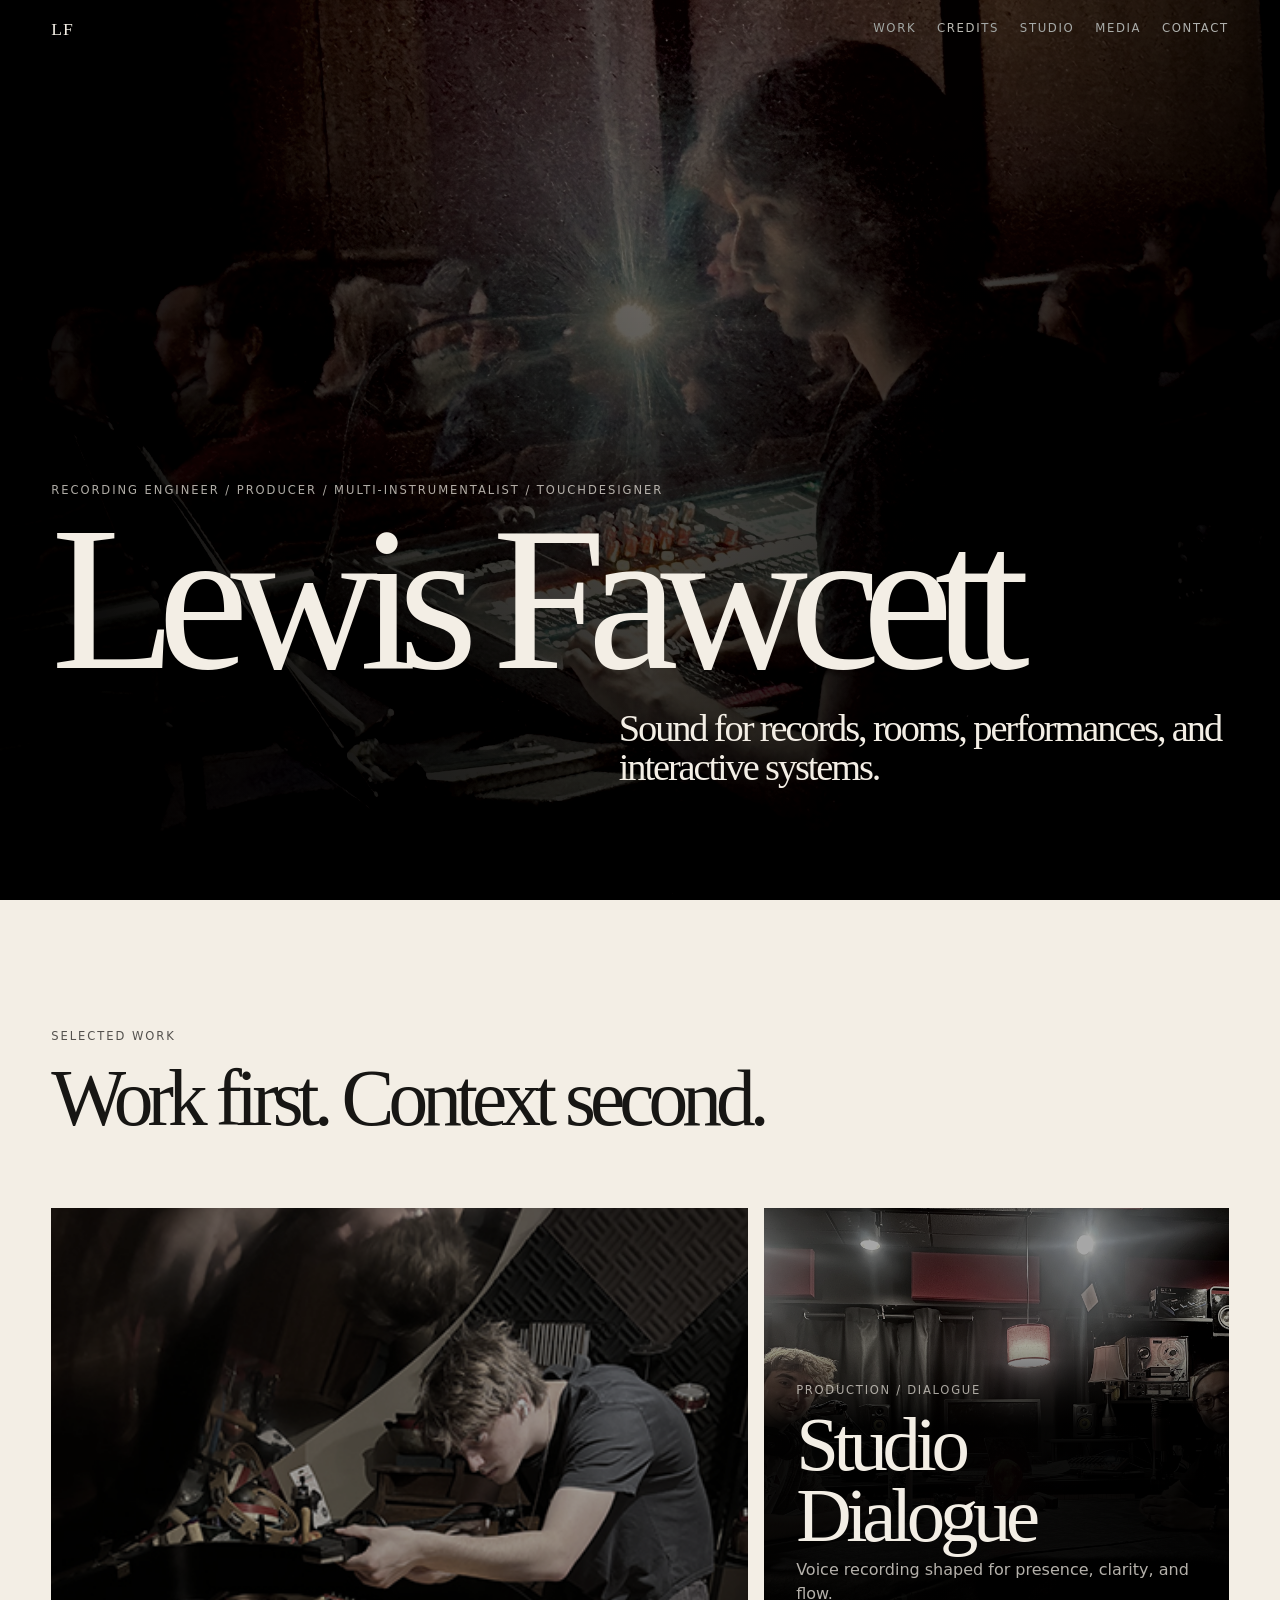
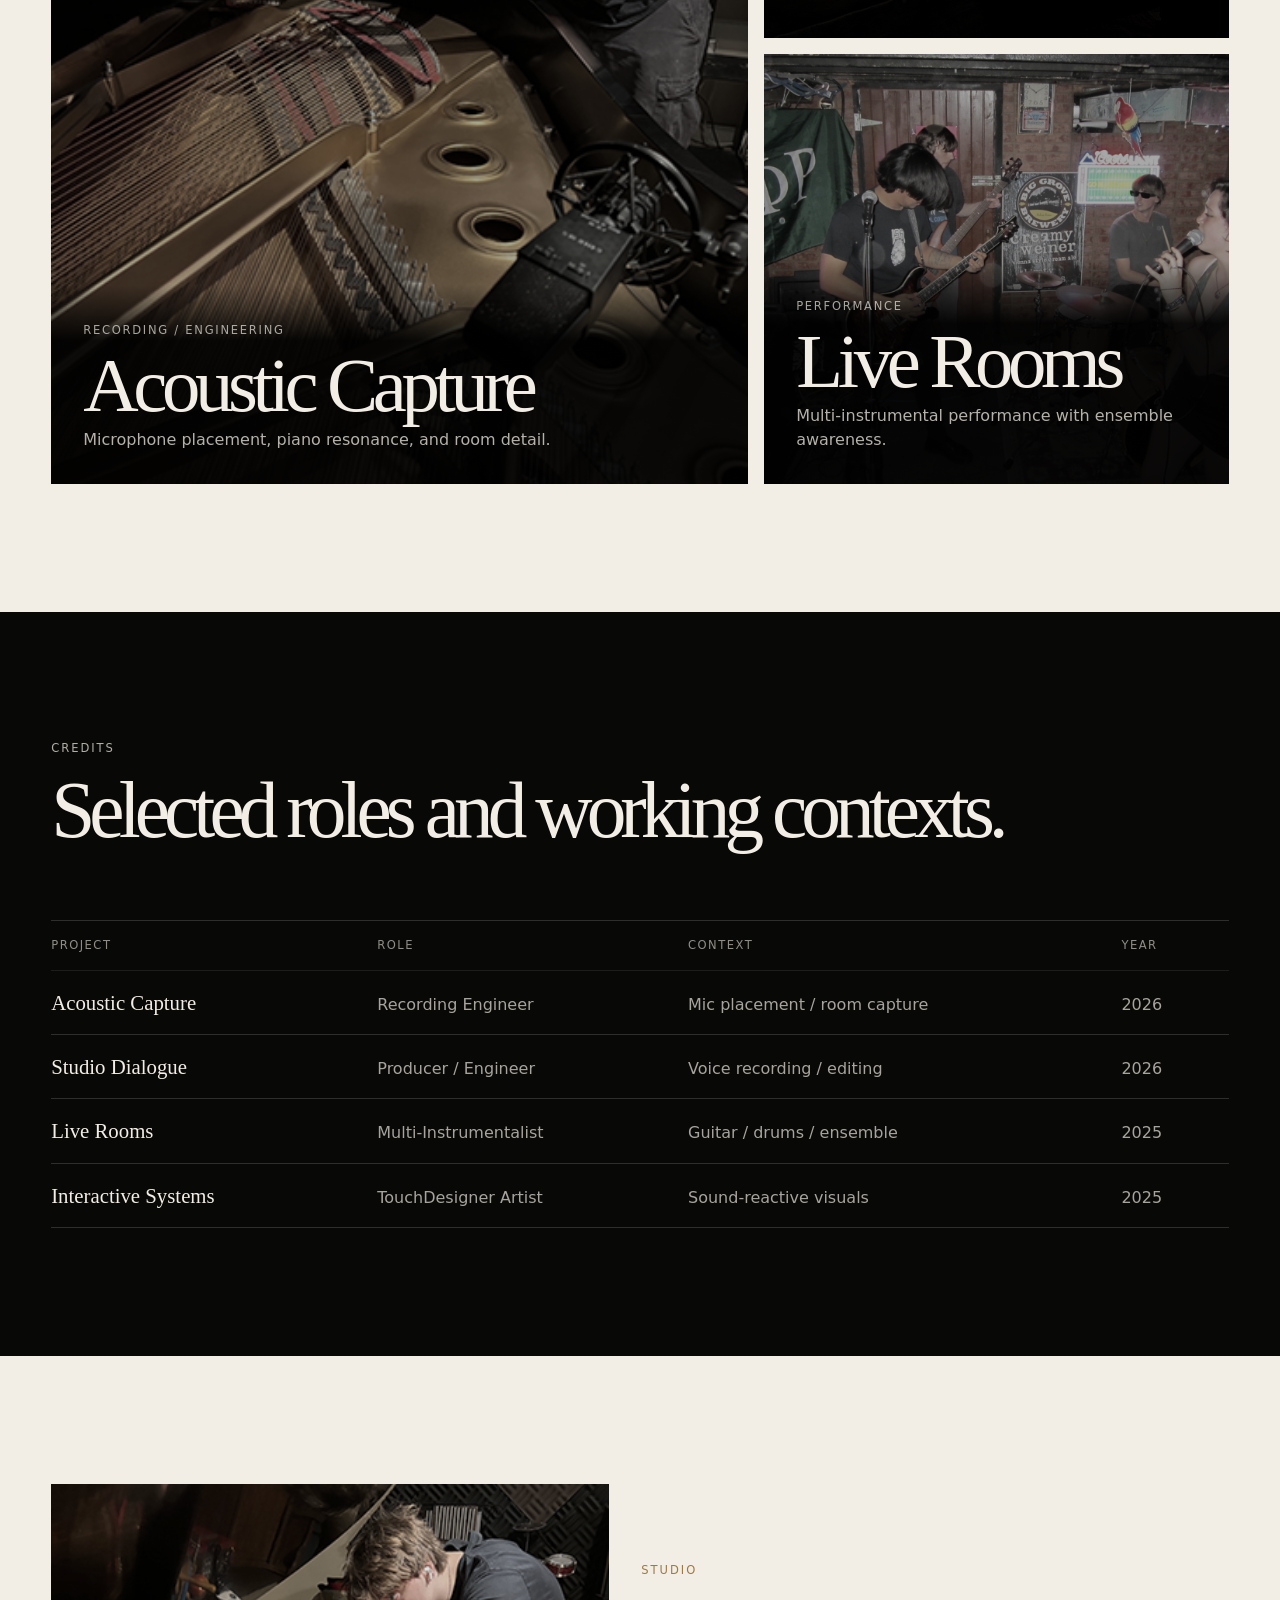
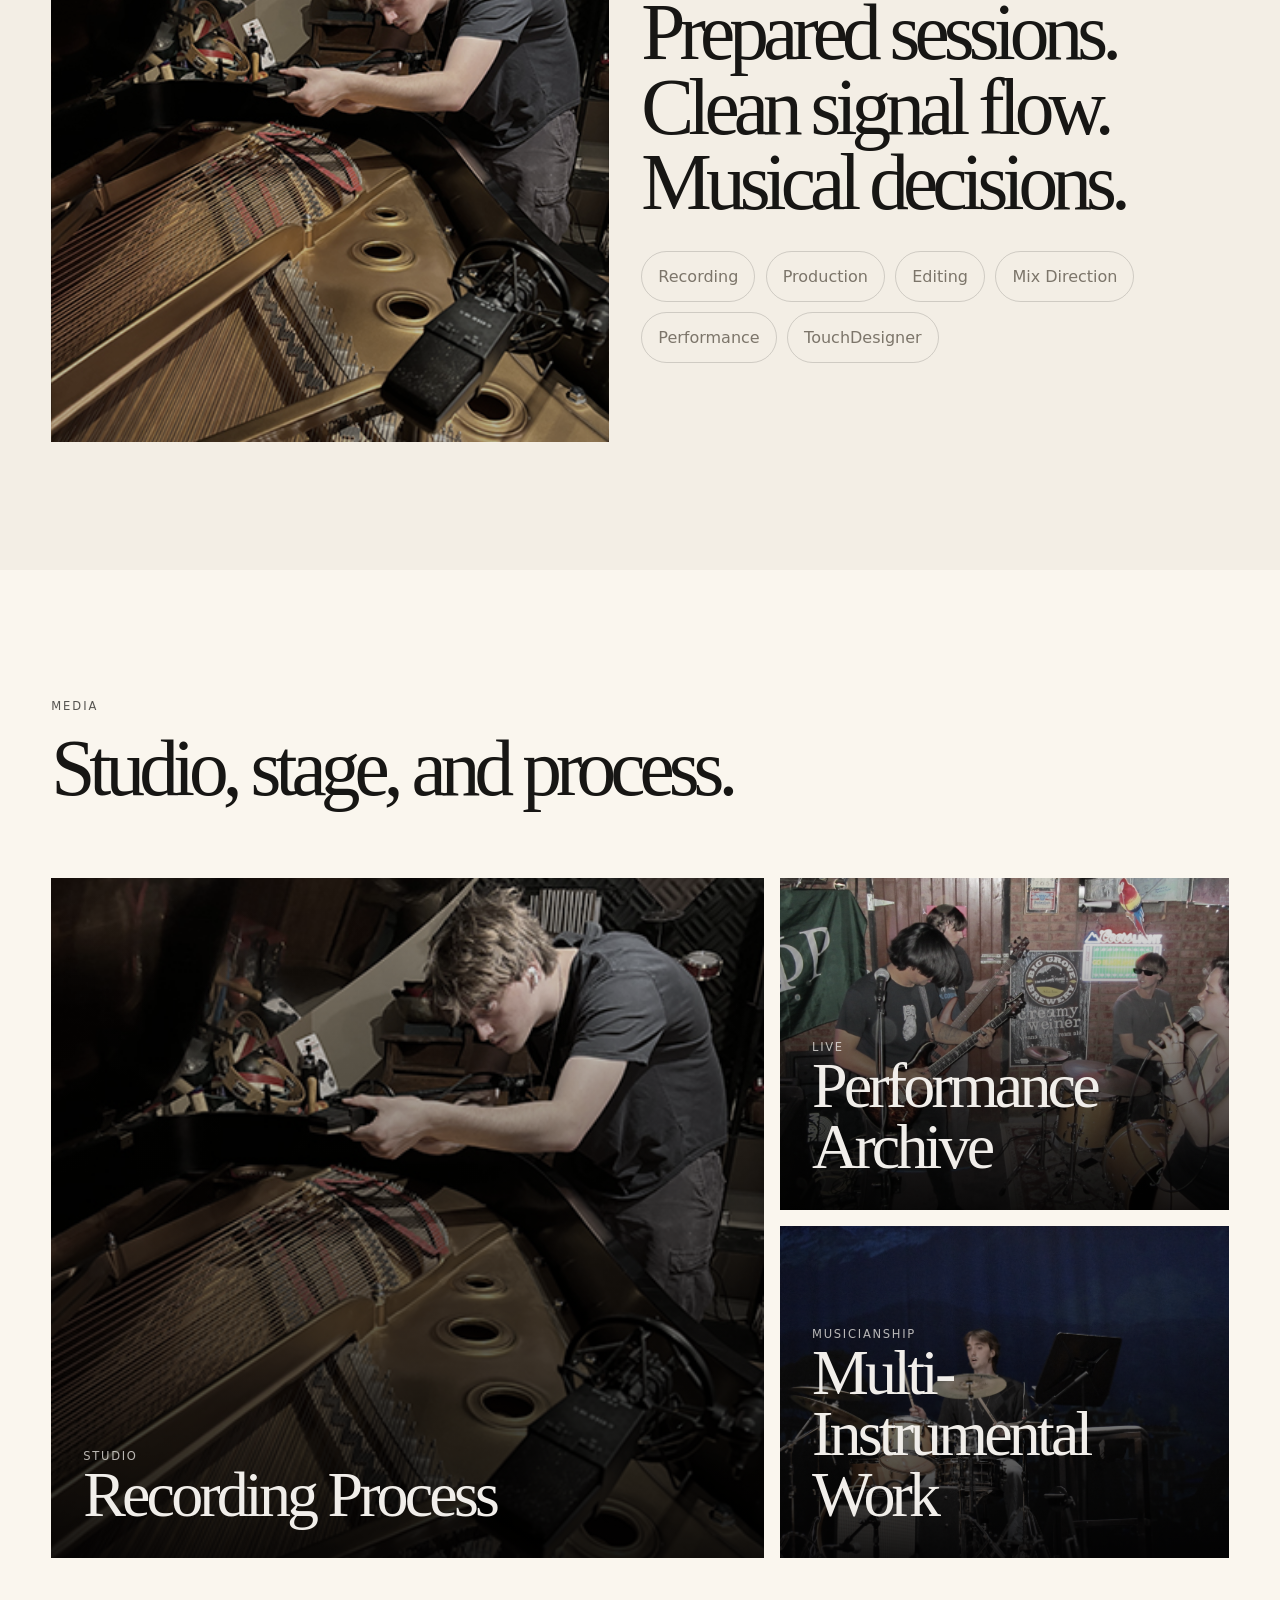
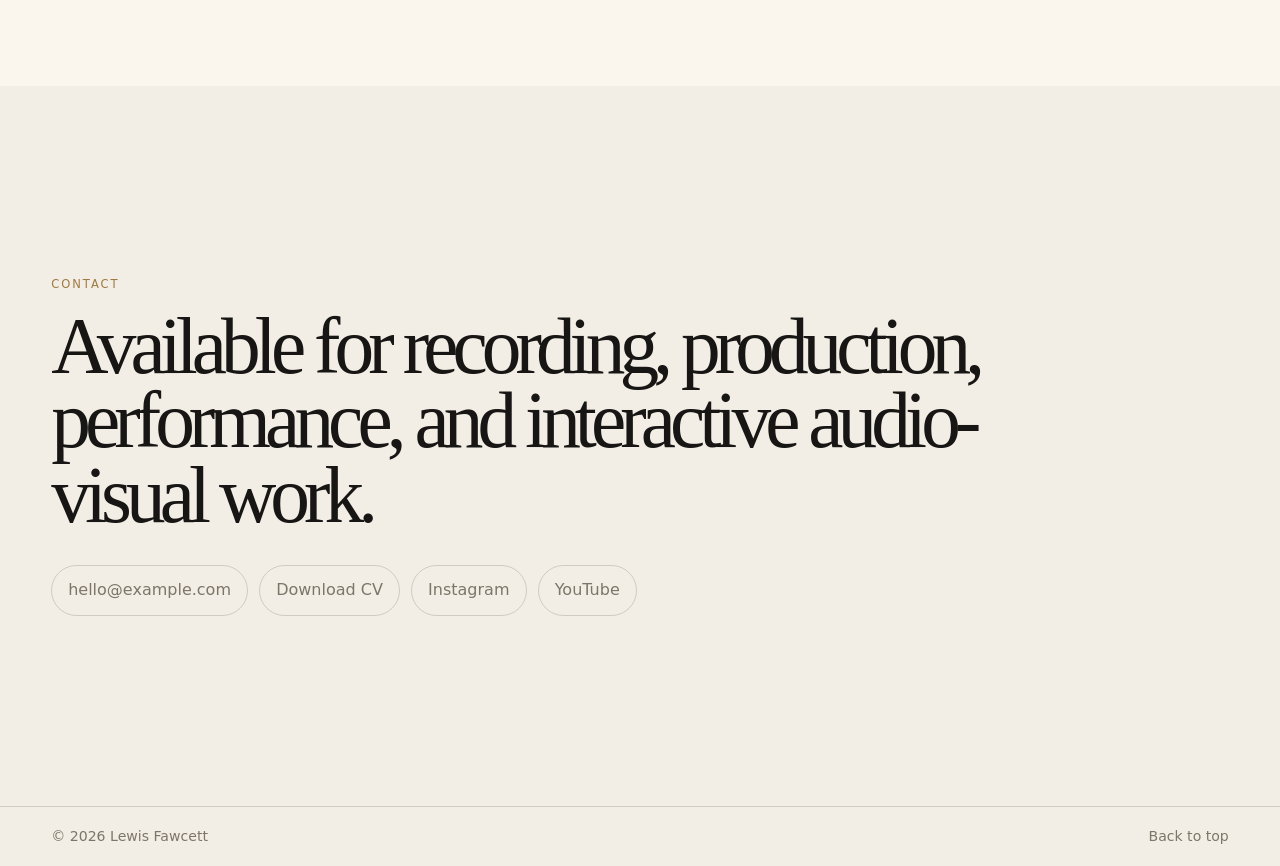
<file: lf_portfolio_temp_1/index.html>
<!DOCTYPE html>
<html lang="en">
<head>
  <meta charset="UTF-8" />
  <meta name="viewport" content="width=device-width, initial-scale=1.0" />

  <title>Lewis Fawcett — Recording Engineer / Producer</title>
  <meta name="description" content="Lewis Fawcett is a recording engineer, producer, multi-instrumentalist, and TouchDesigner artist." />

  <link rel="stylesheet" href="style.css" />
</head>

<body>
  <a class="skip-link" href="#main">Skip to content</a>

  <header class="site-header">
    <a class="brand" href="#">LF</a>

    <button class="nav-toggle" aria-label="Open navigation" aria-expanded="false">
      <span></span>
      <span></span>
    </button>

    <nav class="site-nav" aria-label="Main navigation">
      <a href="#work">Work</a>
      <a href="#credits">Credits</a>
      <a href="#studio">Studio</a>
      <a href="#media">Media</a>
      <a href="#contact">Contact</a>
    </nav>
  </header>

  <main id="main">
    <section class="hero">
      <div class="hero-image" role="img" aria-label="Lewis Fawcett working at a live audio console"></div>

      <div class="hero-content">
        <p class="eyebrow">Recording Engineer / Producer / Multi-Instrumentalist / TouchDesigner</p>
        <h1>Lewis Fawcett</h1>
        <p class="hero-line">Sound for records, rooms, performances, and interactive systems.</p>
      </div>
    </section>

    <section id="work" class="section work">
      <div class="section-head">
        <p class="eyebrow">Selected Work</p>
        <h2>Work first. Context second.</h2>
      </div>

      <div class="work-grid">
        <article class="work-card work-large">
          <div class="work-image mic"></div>
          <div class="work-copy">
            <span>Recording / Engineering</span>
            <h3>Acoustic Capture</h3>
            <p>Microphone placement, piano resonance, and room detail.</p>
          </div>
        </article>

        <article class="work-card">
          <div class="work-image podcast"></div>
          <div class="work-copy">
            <span>Production / Dialogue</span>
            <h3>Studio Dialogue</h3>
            <p>Voice recording shaped for presence, clarity, and flow.</p>
          </div>
        </article>

        <article class="work-card">
          <div class="work-image live"></div>
          <div class="work-copy">
            <span>Performance</span>
            <h3>Live Rooms</h3>
            <p>Multi-instrumental performance with ensemble awareness.</p>
          </div>
        </article>
      </div>
    </section>

    <section id="credits" class="section credits">
      <div class="section-head">
        <p class="eyebrow">Credits</p>
        <h2>Selected roles and working contexts.</h2>
      </div>

      <div class="credit-list">
        <div class="credit-row credit-header">
          <span>Project</span>
          <span>Role</span>
          <span>Context</span>
          <span>Year</span>
        </div>
        <div class="credit-row">
          <span>Acoustic Capture</span>
          <span>Recording Engineer</span>
          <span>Mic placement / room capture</span>
          <span>2026</span>
        </div>
        <div class="credit-row">
          <span>Studio Dialogue</span>
          <span>Producer / Engineer</span>
          <span>Voice recording / editing</span>
          <span>2026</span>
        </div>
        <div class="credit-row">
          <span>Live Rooms</span>
          <span>Multi-Instrumentalist</span>
          <span>Guitar / drums / ensemble</span>
          <span>2025</span>
        </div>
        <div class="credit-row">
          <span>Interactive Systems</span>
          <span>TouchDesigner Artist</span>
          <span>Sound-reactive visuals</span>
          <span>2025</span>
        </div>
      </div>
    </section>

    <section id="studio" class="section studio">
      <div class="studio-image"></div>

      <div class="studio-copy">
        <p class="eyebrow">Studio</p>
        <h2>Prepared sessions. Clean signal flow. Musical decisions.</h2>

        <div class="studio-tags">
          <span>Recording</span>
          <span>Production</span>
          <span>Editing</span>
          <span>Mix Direction</span>
          <span>Performance</span>
          <span>TouchDesigner</span>
        </div>
      </div>
    </section>

    <section id="media" class="section media">
      <div class="section-head">
        <p class="eyebrow">Media</p>
        <h2>Studio, stage, and process.</h2>
      </div>

      <div class="media-grid">
        <a class="media-tile media-recording" href="#">
          <span>Studio</span>
          <strong>Recording Process</strong>
        </a>

        <a class="media-tile media-live" href="#">
          <span>Live</span>
          <strong>Performance Archive</strong>
        </a>

        <a class="media-tile media-drums" href="#">
          <span>Musicianship</span>
          <strong>Multi-Instrumental Work</strong>
        </a>
      </div>
    </section>

    <section id="contact" class="contact">
      <p class="eyebrow">Contact</p>
      <h2>Available for recording, production, performance, and interactive audio-visual work.</h2>

      <div class="contact-links">
        <a href="mailto:hello@example.com">hello@example.com</a>
        <a href="#">Download CV</a>
        <a href="#">Instagram</a>
        <a href="#">YouTube</a>
      </div>
    </section>
  </main>

  <footer class="footer">
    <span>© <span id="year"></span> Lewis Fawcett</span>
    <a href="#">Back to top</a>
  </footer>

  <script src="script.js"></script>
</body>
</html>
</file>
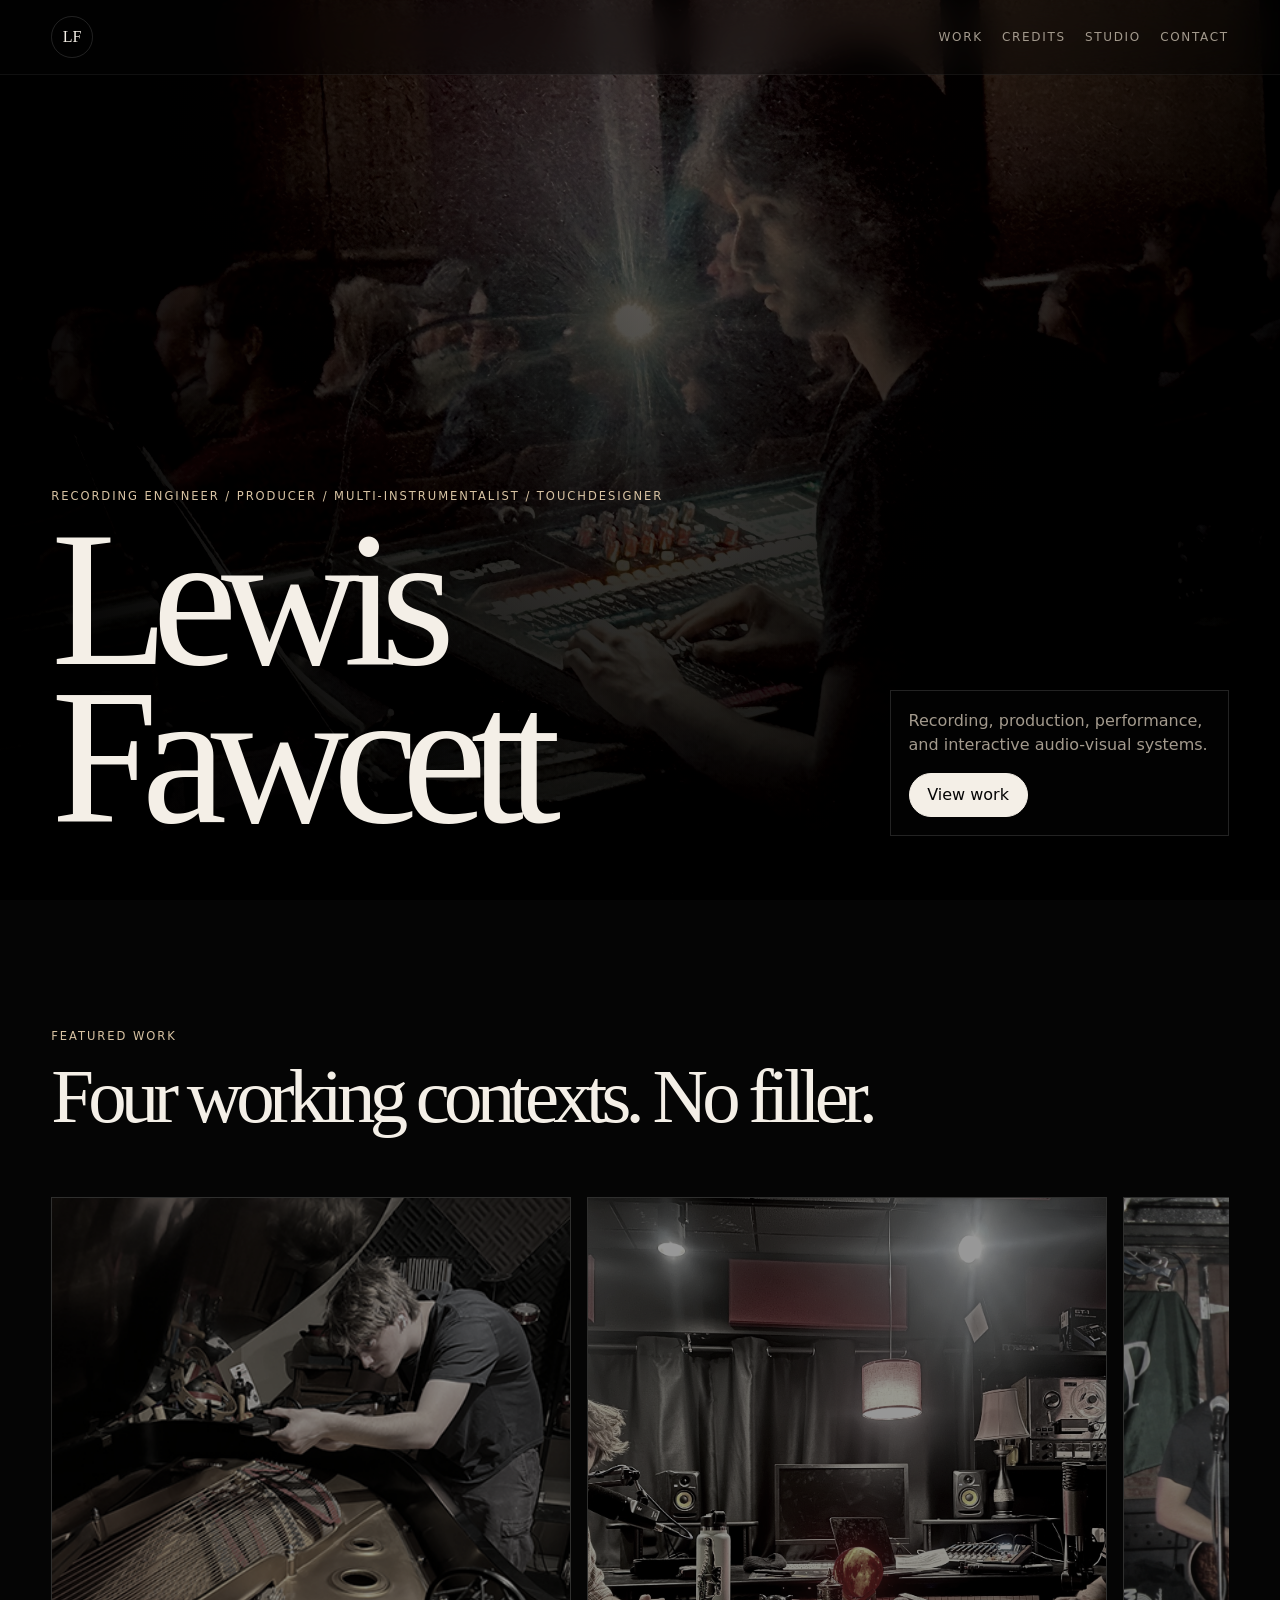
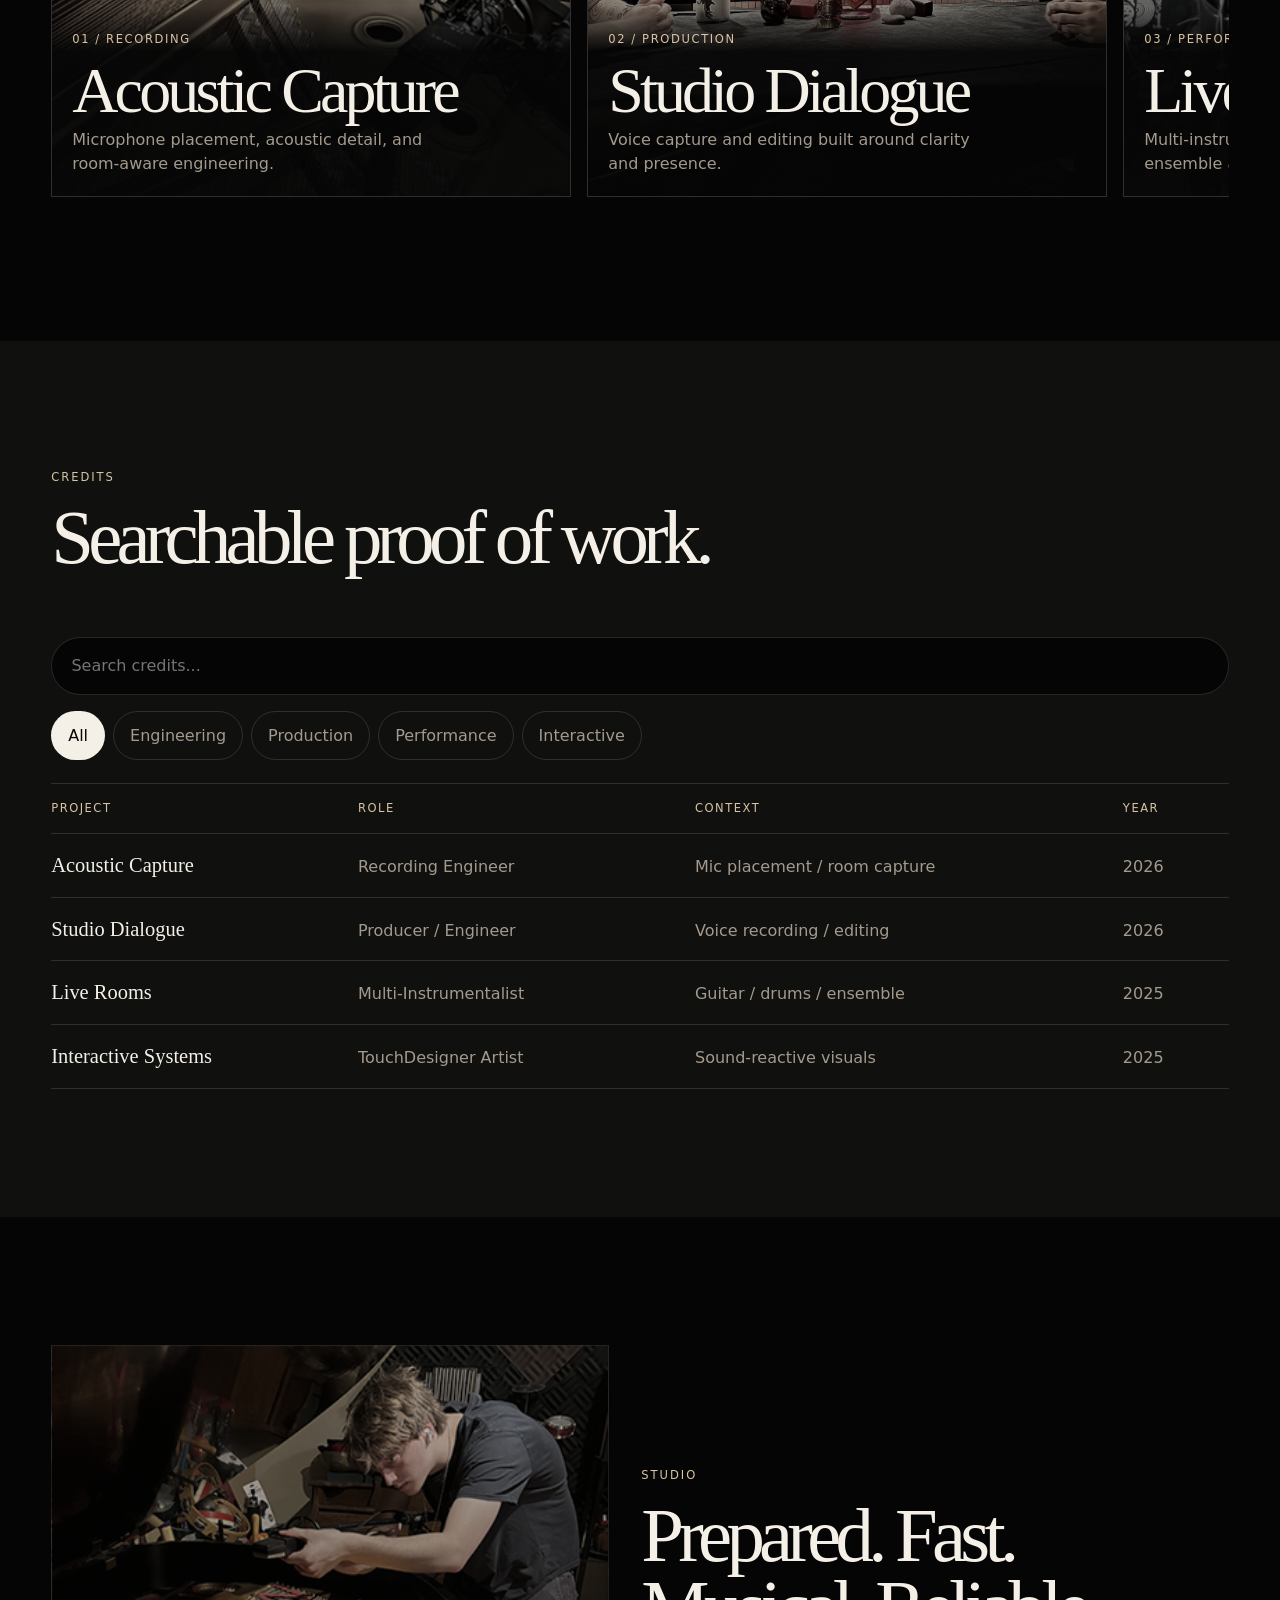
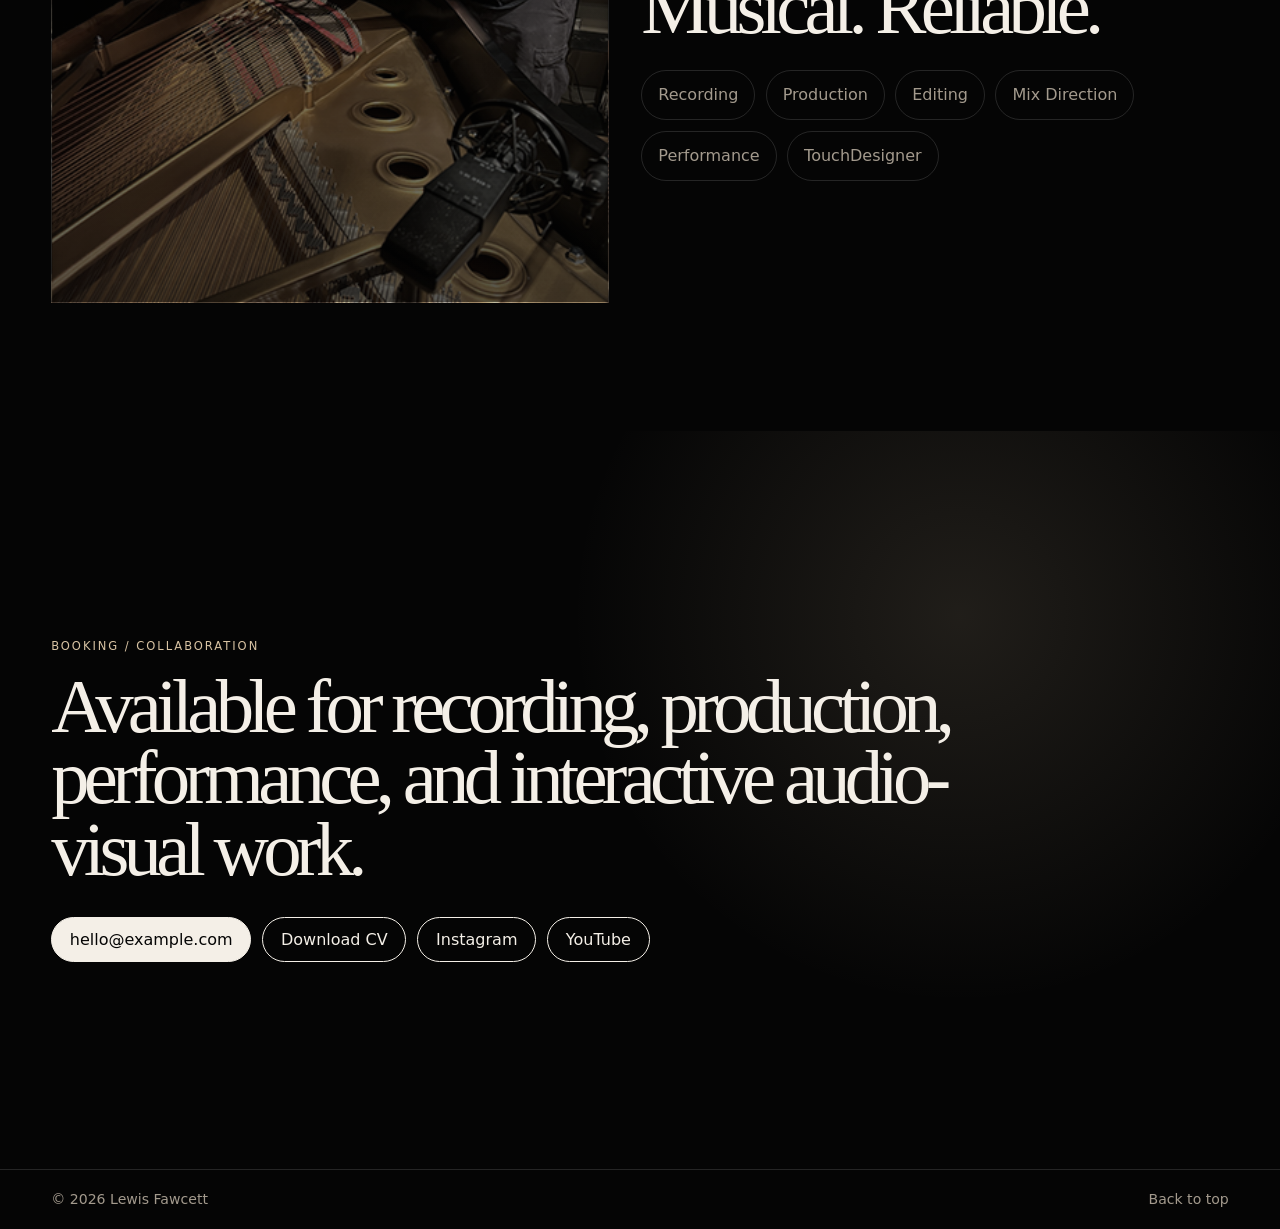
<file: lf_portfolio_temp_2/index.html>
<!DOCTYPE html>
<html lang="en">
<head>
  <meta charset="UTF-8" />
  <meta name="viewport" content="width=device-width, initial-scale=1.0" />

  <title>Lewis Fawcett — Studio Portfolio</title>
  <meta name="description" content="Studio portfolio for Lewis Fawcett, recording engineer, producer, multi-instrumentalist, and TouchDesigner artist." />

  <link rel="stylesheet" href="style.css" />
</head>

<body>
  <a class="skip-link" href="#main">Skip to content</a>

  <header class="topbar">
    <a class="logo" href="#">LF</a>

    <nav aria-label="Main navigation">
      <a href="#work">Work</a>
      <a href="#credits">Credits</a>
      <a href="#studio">Studio</a>
      <a href="#contact">Contact</a>
    </nav>
  </header>

  <main id="main">
    <section class="hero">
      <div class="hero-bg" role="img" aria-label="Lewis Fawcett working at an audio console"></div>

      <div class="hero-grid">
        <div>
          <p class="eyebrow">Recording Engineer / Producer / Multi-Instrumentalist / TouchDesigner</p>
          <h1>Lewis Fawcett</h1>
        </div>

        <div class="hero-card">
          <p>Recording, production, performance, and interactive audio-visual systems.</p>
          <a href="#work">View work</a>
        </div>
      </div>
    </section>

    <section id="work" class="section work-section">
      <div class="section-head">
        <p class="eyebrow">Featured Work</p>
        <h2>Four working contexts. No filler.</h2>
      </div>

      <div class="work-track">
        <article class="work-card">
          <div class="work-image work-a"></div>
          <div class="work-info">
            <span>01 / Recording</span>
            <h3>Acoustic Capture</h3>
            <p>Microphone placement, acoustic detail, and room-aware engineering.</p>
          </div>
        </article>

        <article class="work-card">
          <div class="work-image work-b"></div>
          <div class="work-info">
            <span>02 / Production</span>
            <h3>Studio Dialogue</h3>
            <p>Voice capture and editing built around clarity and presence.</p>
          </div>
        </article>

        <article class="work-card">
          <div class="work-image work-c"></div>
          <div class="work-info">
            <span>03 / Performance</span>
            <h3>Live Rooms</h3>
            <p>Multi-instrumental performance with live ensemble awareness.</p>
          </div>
        </article>

        <article class="work-card">
          <div class="work-image work-d"></div>
          <div class="work-info">
            <span>04 / Musicianship</span>
            <h3>Rhythm Work</h3>
            <p>Drums, guitar, arrangement, and performance-first production.</p>
          </div>
        </article>
      </div>
    </section>

    <section id="credits" class="section credits-section">
      <div class="section-head">
        <p class="eyebrow">Credits</p>
        <h2>Searchable proof of work.</h2>
      </div>

      <div class="credit-tools">
        <input id="creditSearch" type="search" placeholder="Search credits..." aria-label="Search credits" />

        <div class="filters">
          <button class="filter active" data-filter="all">All</button>
          <button class="filter" data-filter="engineering">Engineering</button>
          <button class="filter" data-filter="production">Production</button>
          <button class="filter" data-filter="performance">Performance</button>
          <button class="filter" data-filter="interactive">Interactive</button>
        </div>
      </div>

      <div class="credits-table">
        <div class="credit-row credit-head">
          <span>Project</span>
          <span>Role</span>
          <span>Context</span>
          <span>Year</span>
        </div>

        <div class="credit-row" data-tags="engineering">
          <span>Acoustic Capture</span>
          <span>Recording Engineer</span>
          <span>Mic placement / room capture</span>
          <span>2026</span>
        </div>

        <div class="credit-row" data-tags="production engineering">
          <span>Studio Dialogue</span>
          <span>Producer / Engineer</span>
          <span>Voice recording / editing</span>
          <span>2026</span>
        </div>

        <div class="credit-row" data-tags="performance">
          <span>Live Rooms</span>
          <span>Multi-Instrumentalist</span>
          <span>Guitar / drums / ensemble</span>
          <span>2025</span>
        </div>

        <div class="credit-row" data-tags="interactive">
          <span>Interactive Systems</span>
          <span>TouchDesigner Artist</span>
          <span>Sound-reactive visuals</span>
          <span>2025</span>
        </div>
      </div>
    </section>

    <section id="studio" class="section studio-section">
      <div class="studio-visual"></div>

      <div class="studio-copy">
        <p class="eyebrow">Studio</p>
        <h2>Prepared. Fast. Musical. Reliable.</h2>

        <div class="skill-grid">
          <span>Recording</span>
          <span>Production</span>
          <span>Editing</span>
          <span>Mix Direction</span>
          <span>Performance</span>
          <span>TouchDesigner</span>
        </div>
      </div>
    </section>

    <section id="contact" class="contact-section">
      <p class="eyebrow">Booking / Collaboration</p>
      <h2>Available for recording, production, performance, and interactive audio-visual work.</h2>

      <div class="contact-actions">
        <a class="button" href="mailto:hello@example.com">hello@example.com</a>
        <a class="button ghost" href="#">Download CV</a>
        <a class="button ghost" href="#">Instagram</a>
        <a class="button ghost" href="#">YouTube</a>
      </div>
    </section>
  </main>

  <footer class="footer">
    <span>© <span id="year"></span> Lewis Fawcett</span>
    <a href="#">Back to top</a>
  </footer>

  <script src="script.js"></script>
</body>
</html>
</file>
<file: lf_portfolio_temp_1/style.css>
/* Award Quality V5 — Hiring Optimized */

:root {
  --black: #080807;
  --ink: #171614;
  --paper: #f3eee5;
  --paper-soft: #faf6ee;
  --muted: #7c756a;
  --gold: #9d7a43;
  --line: rgba(23, 22, 20, 0.16);
  --light-line: rgba(243, 238, 229, 0.16);
  --max: 1480px;
  --side: clamp(1.1rem, 4vw, 4.5rem);
  --serif: Georgia, "Times New Roman", serif;
  --sans: Inter, ui-sans-serif, system-ui, -apple-system, BlinkMacSystemFont, "Segoe UI", sans-serif;
}

*, *::before, *::after { box-sizing: border-box; }
html { scroll-behavior: smooth; }

body {
  margin: 0;
  background: var(--paper);
  color: var(--ink);
  font-family: var(--sans);
  line-height: 1.5;
}

a { color: inherit; text-decoration: none; }
::selection { background: var(--ink); color: var(--paper); }

.skip-link {
  position: fixed;
  top: 1rem;
  left: 1rem;
  z-index: 999;
  transform: translateY(-180%);
  background: var(--black);
  color: var(--paper);
  padding: 0.8rem 1rem;
}

.skip-link:focus { transform: translateY(0); }

.site-header {
  position: fixed;
  inset: 0 0 auto;
  z-index: 50;
  display: flex;
  justify-content: space-between;
  align-items: center;
  padding: 1rem var(--side);
  color: var(--paper);
  mix-blend-mode: difference;
}

.brand {
  font-family: var(--serif);
  font-size: 1.1rem;
  letter-spacing: 0.06em;
}

.site-nav {
  display: none;
  gap: 1.3rem;
  font-size: 0.73rem;
  letter-spacing: 0.14em;
  text-transform: uppercase;
}

.site-nav a { opacity: 0.78; }
.site-nav a:hover { opacity: 1; }

.nav-toggle {
  width: 2.4rem;
  height: 2.4rem;
  display: grid;
  place-content: center;
  gap: 0.34rem;
  border: 0;
  background: transparent;
  color: inherit;
}

.nav-toggle span {
  width: 1.35rem;
  height: 1px;
  display: block;
  background: currentColor;
}

.site-nav.is-open {
  position: fixed;
  inset: 0;
  display: grid;
  place-content: center;
  gap: 2rem;
  background: var(--black);
  color: var(--paper);
  font-family: var(--serif);
  font-size: clamp(2.4rem, 10vw, 6rem);
  text-transform: none;
  letter-spacing: -0.07em;
  mix-blend-mode: normal;
}

.hero {
  min-height: 100svh;
  position: relative;
  isolation: isolate;
  display: grid;
  align-items: end;
  overflow: hidden;
  background: var(--black);
  color: var(--paper);
}

.hero-image {
  position: absolute;
  inset: 0;
  z-index: -2;
  background:
    linear-gradient(90deg, rgba(0,0,0,0.9), rgba(0,0,0,0.28), rgba(0,0,0,0.82)),
    linear-gradient(to bottom, rgba(0,0,0,0.1), rgba(0,0,0,0.78)),
    url("assets/main_hero_picture.jpeg");
  background-size: cover;
  background-position: center;
  filter: brightness(0.84) contrast(1.04) saturate(0.78);
  transform: scale(1.04);
  animation: settle 10s ease forwards;
}

@keyframes settle { to { transform: scale(1); } }

.hero-content {
  width: 100%;
  max-width: var(--max);
  margin: 0 auto;
  padding: 8rem var(--side) clamp(4rem, 10vw, 7rem);
}

.eyebrow {
  margin: 0 0 1rem;
  color: currentColor;
  opacity: 0.72;
  font-size: 0.72rem;
  letter-spacing: 0.17em;
  text-transform: uppercase;
}

.hero h1 {
  margin: 0;
  font-family: var(--serif);
  font-size: clamp(4.4rem, 16vw, 14.5rem);
  line-height: 0.82;
  letter-spacing: -0.09em;
  font-weight: 400;
}

.hero-line {
  max-width: 610px;
  margin: 1.6rem 0 0 auto;
  font-family: var(--serif);
  font-size: clamp(1.35rem, 3vw, 2.8rem);
  line-height: 1.03;
  letter-spacing: -0.055em;
}

.section {
  padding: clamp(4.8rem, 10vw, 8.5rem) var(--side);
}

.section-head {
  max-width: var(--max);
  margin: 0 auto clamp(2.6rem, 6vw, 4.5rem);
}

.section-head h2,
.studio-copy h2,
.contact h2 {
  margin: 0;
  max-width: 980px;
  font-family: var(--serif);
  font-size: clamp(2.35rem, 6.2vw, 6.5rem);
  line-height: 0.94;
  letter-spacing: -0.075em;
  font-weight: 400;
}

.work {
  background: var(--paper);
}

.work-grid {
  max-width: var(--max);
  margin: auto;
  display: grid;
  gap: 1rem;
}

.work-card {
  position: relative;
  min-height: 430px;
  display: grid;
  align-items: end;
  overflow: hidden;
  background: var(--black);
  color: var(--paper);
}

.work-large {
  min-height: 620px;
}

.work-image {
  position: absolute;
  inset: 0;
  background-size: cover;
  background-position: center;
  filter: grayscale(55%) brightness(0.66);
  transition: transform 0.5s ease, filter 0.5s ease;
}

.work-card:hover .work-image {
  transform: scale(1.035);
  filter: grayscale(15%) brightness(0.72);
}

.mic { background-image: url("assets/mic_placement.jpg"); }
.podcast { background-image: url("assets/podcasting.jpeg"); }
.live { background-image: url("assets/live_performance.jpeg"); }

.work-copy {
  position: relative;
  padding: clamp(1.2rem, 3vw, 2rem);
  background: linear-gradient(transparent, rgba(0,0,0,0.92) 28%);
}

.work-copy span {
  color: var(--paper);
  opacity: 0.68;
  font-size: 0.72rem;
  letter-spacing: 0.15em;
  text-transform: uppercase;
}

.work-copy h3 {
  margin: 0.6rem 0 0.4rem;
  font-family: var(--serif);
  font-size: clamp(2.4rem, 6vw, 5.8rem);
  line-height: 0.92;
  letter-spacing: -0.07em;
  font-weight: 400;
}

.work-copy p {
  max-width: 34rem;
  margin: 0;
  color: rgba(243,238,229,0.74);
}

.credits {
  background: var(--black);
  color: var(--paper);
}

.credit-list {
  max-width: var(--max);
  margin: auto;
  border-top: 1px solid var(--light-line);
}

.credit-row {
  display: grid;
  grid-template-columns: 1fr;
  gap: 0.25rem;
  padding: 1rem 0;
  border-bottom: 1px solid var(--light-line);
  color: rgba(243,238,229,0.68);
}

.credit-header {
  color: var(--paper);
  opacity: 0.58;
  text-transform: uppercase;
  letter-spacing: 0.13em;
  font-size: 0.72rem;
}

.credit-row span:first-child {
  color: var(--paper);
  font-family: var(--serif);
  font-size: 1.3rem;
}

.credit-header span:first-child {
  font-family: var(--sans);
  font-size: inherit;
}

.studio {
  display: grid;
  gap: 2rem;
  max-width: var(--max);
  margin: auto;
  background: var(--paper);
}

.studio-image {
  min-height: 62svh;
  background:
    linear-gradient(to bottom, rgba(0,0,0,0.08), rgba(0,0,0,0.28)),
    url("assets/mic_placement.jpg");
  background-size: cover;
  background-position: center;
  filter: grayscale(35%);
}

.studio-copy {
  align-self: center;
}

.studio-copy .eyebrow {
  color: var(--gold);
  opacity: 1;
}

.studio-tags {
  display: flex;
  flex-wrap: wrap;
  gap: 0.65rem;
  margin-top: 2rem;
}

.studio-tags span,
.contact-links a {
  border: 1px solid var(--line);
  border-radius: 999px;
  padding: 0.78rem 1rem;
  color: var(--muted);
}

.media {
  background: var(--paper-soft);
}

.media-grid {
  max-width: var(--max);
  margin: auto;
  display: grid;
  gap: 1rem;
}

.media-tile {
  position: relative;
  min-height: 320px;
  display: flex;
  flex-direction: column;
  justify-content: flex-end;
  overflow: hidden;
  padding: clamp(1.2rem, 3vw, 2rem);
  color: var(--paper);
  background-size: cover;
  background-position: center;
  filter: grayscale(50%);
  transition: transform 0.25s ease, filter 0.25s ease;
}

.media-tile::before {
  content: "";
  position: absolute;
  inset: 0;
  background: linear-gradient(transparent, rgba(0,0,0,0.9));
}

.media-tile:hover {
  transform: translateY(-4px);
  filter: grayscale(10%);
}

.media-tile span,
.media-tile strong {
  position: relative;
}

.media-tile span {
  font-size: 0.72rem;
  letter-spacing: 0.15em;
  text-transform: uppercase;
  opacity: 0.75;
}

.media-tile strong {
  font-family: var(--serif);
  font-size: clamp(2rem, 5vw, 4.7rem);
  line-height: 0.95;
  letter-spacing: -0.06em;
  font-weight: 400;
}

.media-recording { background-image: url("assets/mic_placement.jpg"); }
.media-live { background-image: url("assets/live_performance.jpeg"); }
.media-drums { background-image: url("assets/drumming.jpeg"); }

.contact {
  min-height: 80svh;
  display: grid;
  align-content: center;
  padding: clamp(5rem, 12vw, 10rem) var(--side);
  background: var(--paper);
}

.contact .eyebrow {
  color: var(--gold);
  opacity: 1;
}

.contact-links {
  display: flex;
  flex-wrap: wrap;
  gap: 0.7rem;
  margin-top: 2rem;
}

.contact-links a {
  transition: transform 0.2s ease, background 0.2s ease, color 0.2s ease;
}

.contact-links a:hover {
  transform: translateY(-2px);
  background: var(--black);
  color: var(--paper);
}

.footer {
  display: flex;
  justify-content: space-between;
  gap: 1rem;
  padding: 1.2rem var(--side);
  border-top: 1px solid var(--line);
  color: var(--muted);
  font-size: 0.88rem;
}

@media (min-width: 780px) {
  .site-nav { display: flex; }
  .nav-toggle { display: none; }

  .work-grid {
    grid-template-columns: 1.2fr 0.8fr;
  }

  .work-large {
    grid-row: span 2;
    min-height: 760px;
  }

  .credit-row {
    grid-template-columns: 1.05fr 1fr 1.4fr 0.35fr;
    align-items: baseline;
  }

  .studio {
    grid-template-columns: 0.95fr 1fr;
  }

  .media-grid {
    grid-template-columns: 1.35fr 0.85fr;
  }

  .media-recording {
    grid-row: span 2;
    min-height: 680px;
  }
}

@media (prefers-reduced-motion: reduce) {
  html { scroll-behavior: auto; }
  *, *::before, *::after {
    animation: none !important;
    transition: none !important;
  }
}
</file>
<file: lf_portfolio_temp_2/style.css>
/* Studio EPK V5 — Hiring Optimized */

:root {
  --black: #050505;
  --charcoal: #10100f;
  --charcoal-2: #171613;
  --panel: rgba(255,255,255,0.055);
  --line: rgba(255,255,255,0.13);
  --text: #f4efe7;
  --muted: #a39a8d;
  --accent: #d8c3a3;
  --max: 1540px;
  --side: clamp(1.1rem, 4vw, 4.8rem);
  --serif: Georgia, "Times New Roman", serif;
  --sans: Inter, ui-sans-serif, system-ui, -apple-system, BlinkMacSystemFont, "Segoe UI", sans-serif;
}

*, *::before, *::after { box-sizing: border-box; }
html { scroll-behavior: smooth; }

body {
  margin: 0;
  background: var(--black);
  color: var(--text);
  font-family: var(--sans);
  line-height: 1.5;
}

a { color: inherit; text-decoration: none; }
button, input { font: inherit; }

.skip-link {
  position: fixed;
  top: 1rem;
  left: 1rem;
  z-index: 999;
  transform: translateY(-180%);
  background: var(--text);
  color: var(--black);
  padding: 0.8rem 1rem;
}

.skip-link:focus { transform: translateY(0); }

.topbar {
  position: fixed;
  inset: 0 0 auto;
  z-index: 50;
  display: flex;
  justify-content: space-between;
  align-items: center;
  padding: 1rem var(--side);
  background: rgba(5,5,5,0.38);
  backdrop-filter: blur(18px);
  border-bottom: 1px solid rgba(255,255,255,0.06);
}

.logo {
  width: 2.6rem;
  height: 2.6rem;
  display: grid;
  place-items: center;
  border: 1px solid var(--line);
  border-radius: 50%;
  font-family: var(--serif);
}

.topbar nav {
  display: none;
  gap: 1.2rem;
  color: var(--muted);
  font-size: 0.75rem;
  letter-spacing: 0.14em;
  text-transform: uppercase;
}

.topbar nav a:hover { color: var(--text); }

.hero {
  min-height: 100svh;
  position: relative;
  display: grid;
  align-items: end;
  isolation: isolate;
  overflow: hidden;
}

.hero-bg {
  position: absolute;
  inset: 0;
  z-index: -2;
  background:
    linear-gradient(90deg, rgba(5,5,5,0.93), rgba(5,5,5,0.3), rgba(5,5,5,0.84)),
    linear-gradient(to bottom, rgba(5,5,5,0.1), rgba(5,5,5,0.9)),
    url("assets/main_hero_picture.jpeg");
  background-size: cover;
  background-position: center;
  filter: brightness(0.78) contrast(1.05) saturate(0.74);
  transform: scale(1.04);
  animation: settle 10s ease forwards;
}

@keyframes settle { to { transform: scale(1); } }

.hero-grid {
  width: 100%;
  max-width: var(--max);
  margin: 0 auto;
  padding: 8rem var(--side) 4rem;
  display: grid;
  gap: 2rem;
}

.eyebrow {
  margin: 0 0 1rem;
  color: var(--accent);
  font-size: 0.72rem;
  letter-spacing: 0.17em;
  text-transform: uppercase;
}

.hero h1 {
  margin: 0;
  max-width: 10ch;
  font-family: var(--serif);
  font-size: clamp(4.2rem, 15vw, 14rem);
  line-height: 0.82;
  letter-spacing: -0.085em;
  font-weight: 400;
}

.hero-card {
  align-self: end;
  max-width: 420px;
  padding: 1.1rem;
  border: 1px solid var(--line);
  background: rgba(5,5,5,0.42);
  backdrop-filter: blur(22px);
}

.hero-card p {
  margin: 0 0 1rem;
  color: var(--muted);
}

.hero-card a,
.button {
  display: inline-flex;
  align-items: center;
  min-height: 2.8rem;
  border-radius: 999px;
  padding: 0 1.1rem;
  border: 1px solid var(--text);
  background: var(--text);
  color: var(--black);
}

.button.ghost {
  background: transparent;
  color: var(--text);
}

.section {
  padding: clamp(4.8rem, 10vw, 8.5rem) var(--side);
}

.section-head {
  max-width: var(--max);
  margin: 0 auto clamp(2.4rem, 5vw, 4rem);
}

.section-head h2,
.studio-copy h2,
.contact-section h2 {
  margin: 0;
  max-width: 1000px;
  font-family: var(--serif);
  font-size: clamp(2.35rem, 6vw, 6.4rem);
  line-height: 0.93;
  letter-spacing: -0.075em;
  font-weight: 400;
}

.work-track {
  max-width: var(--max);
  margin: auto;
  display: grid;
  grid-auto-flow: column;
  grid-auto-columns: minmax(280px, 76vw);
  gap: 1rem;
  overflow-x: auto;
  scroll-snap-type: x mandatory;
  padding-bottom: 1rem;
}

.work-card {
  position: relative;
  min-height: 600px;
  display: grid;
  align-content: end;
  overflow: hidden;
  border: 1px solid var(--line);
  background: var(--charcoal);
  scroll-snap-align: start;
}

.work-image {
  position: absolute;
  inset: 0;
  background-size: cover;
  background-position: center;
  filter: grayscale(70%) brightness(0.6);
  transition: transform 0.45s ease, filter 0.45s ease;
}

.work-card:hover .work-image {
  transform: scale(1.035);
  filter: grayscale(15%) brightness(0.72);
}

.work-a { background-image: url("assets/mic_placement.jpg"); }
.work-b { background-image: url("assets/podcasting.jpeg"); }
.work-c { background-image: url("assets/live_performance.jpeg"); }
.work-d { background-image: url("assets/drumming.jpeg"); }

.work-info {
  position: relative;
  padding: 1.25rem;
  background: linear-gradient(transparent, rgba(5,5,5,0.94) 24%);
}

.work-info span {
  color: var(--accent);
  font-size: 0.72rem;
  letter-spacing: 0.14em;
  text-transform: uppercase;
}

.work-info h3 {
  margin: 0.7rem 0 0.45rem;
  font-family: var(--serif);
  font-size: clamp(2rem, 5vw, 4.3rem);
  line-height: 0.92;
  letter-spacing: -0.06em;
  font-weight: 400;
}

.work-info p {
  max-width: 36ch;
  margin: 0;
  color: var(--muted);
}

.credits-section {
  background: var(--charcoal);
}

.credit-tools {
  max-width: var(--max);
  margin: 0 auto 1.4rem;
  display: grid;
  gap: 1rem;
}

#creditSearch {
  width: 100%;
  border: 1px solid var(--line);
  background: var(--black);
  color: var(--text);
  border-radius: 999px;
  padding: 1rem 1.2rem;
  outline: none;
}

#creditSearch:focus { border-color: var(--accent); }

.filters {
  display: flex;
  flex-wrap: wrap;
  gap: 0.5rem;
}

.filter {
  border: 1px solid var(--line);
  background: transparent;
  color: var(--muted);
  border-radius: 999px;
  padding: 0.72rem 1rem;
  cursor: pointer;
}

.filter.active,
.filter:hover {
  background: var(--text);
  color: var(--black);
}

.credits-table {
  max-width: var(--max);
  margin: auto;
  border-top: 1px solid var(--line);
}

.credit-row {
  display: grid;
  grid-template-columns: 1fr;
  gap: 0.25rem;
  padding: 1rem 0;
  border-bottom: 1px solid var(--line);
  color: var(--muted);
}

.credit-head {
  color: var(--accent);
  text-transform: uppercase;
  letter-spacing: 0.13em;
  font-size: 0.72rem;
}

.credit-row span:first-child {
  color: var(--text);
  font-family: var(--serif);
  font-size: 1.28rem;
}

.credit-head span:first-child {
  color: var(--accent);
  font-family: var(--sans);
  font-size: inherit;
}

.credit-row.is-hidden { display: none; }

.studio-section {
  max-width: var(--max);
  margin: auto;
  display: grid;
  gap: 2rem;
}

.studio-visual {
  min-height: 62svh;
  border: 1px solid var(--line);
  background:
    linear-gradient(to bottom, rgba(5,5,5,0.05), rgba(5,5,5,0.58)),
    url("assets/mic_placement.jpg");
  background-size: cover;
  background-position: center;
  filter: grayscale(35%) brightness(0.8);
}

.studio-copy {
  align-self: center;
}

.skill-grid {
  display: flex;
  flex-wrap: wrap;
  gap: 0.65rem;
  margin-top: 1.7rem;
}

.skill-grid span {
  border: 1px solid var(--line);
  border-radius: 999px;
  padding: 0.75rem 1rem;
  color: var(--muted);
}

.contact-section {
  min-height: 82svh;
  padding: clamp(5rem, 12vw, 10rem) var(--side);
  display: grid;
  align-content: center;
  background:
    radial-gradient(circle at 75% 25%, rgba(216,195,163,0.13), transparent 35%),
    var(--black);
}

.contact-actions {
  display: flex;
  flex-wrap: wrap;
  gap: 0.7rem;
  margin-top: 2rem;
}

.button {
  transition: transform 0.2s ease, background 0.2s ease;
}

.button:hover {
  transform: translateY(-2px);
  background: var(--accent);
}

.footer {
  padding: 1.2rem var(--side);
  display: flex;
  justify-content: space-between;
  gap: 1rem;
  color: var(--muted);
  border-top: 1px solid var(--line);
  font-size: 0.88rem;
}

@media (min-width: 780px) {
  .topbar nav { display: flex; }

  .hero-grid {
    grid-template-columns: 1fr 0.42fr;
    align-items: end;
  }

  .work-track {
    grid-auto-columns: minmax(520px, 42vw);
  }

  .credit-row {
    grid-template-columns: 1fr 1.1fr 1.4fr 0.35fr;
    align-items: baseline;
  }

  .studio-section {
    grid-template-columns: 0.95fr 1fr;
  }
}

@media (prefers-reduced-motion: reduce) {
  html { scroll-behavior: auto; }
  *, *::before, *::after {
    animation: none !important;
    transition: none !important;
  }
}
</file>
